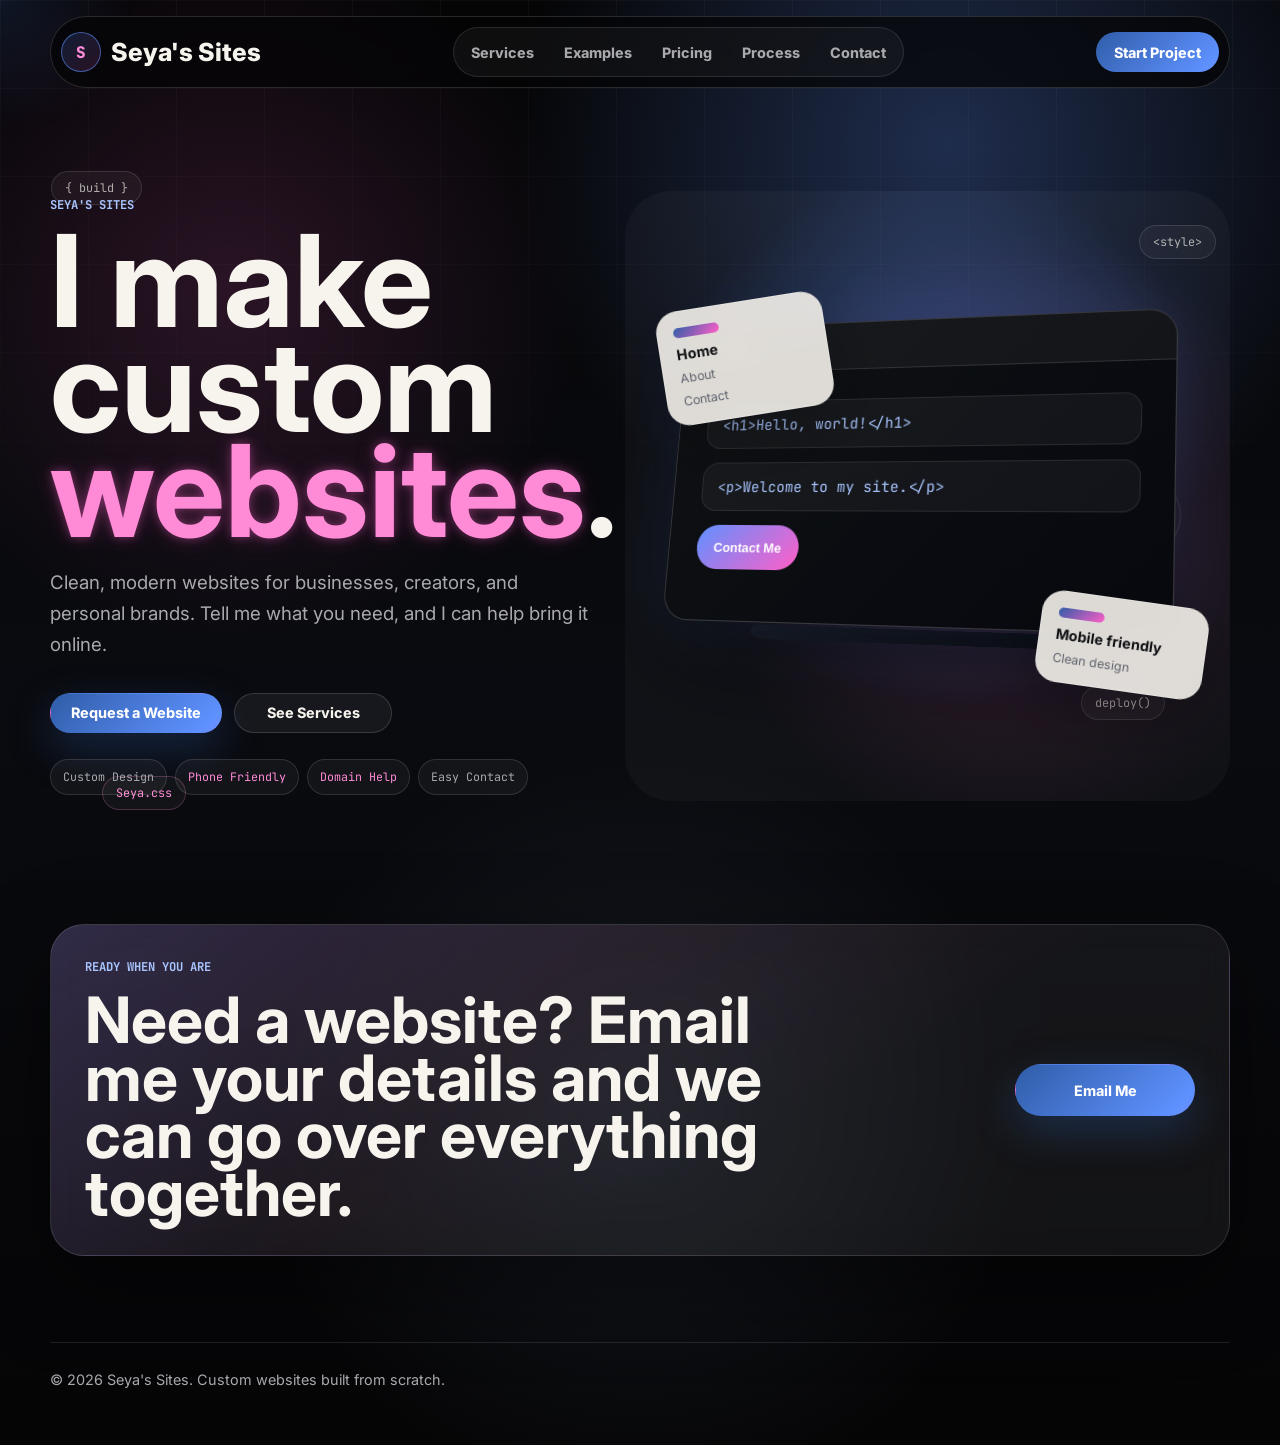
<file: index.html>
<!DOCTYPE html>
<html lang="en">
  <head>
    <meta charset="UTF-8" />
    <meta name="viewport" content="width=device-width, initial-scale=1.0" />
    <title>Seya's Sites | Custom Website Design</title>
    <meta
      name="description"
      content="Seya's Sites creates custom websites for businesses, creators, and personal brands."
    />
    <meta property="og:title" content="Seya's Sites" />
    <meta
      property="og:description"
      content="Custom websites for businesses, creators, and personal brands."
    />
    <meta property="og:type" content="website" />
    <meta property="og:image" content="social-preview.svg" />
    <meta name="twitter:card" content="summary_large_image" />
    <meta name="twitter:title" content="Seya's Sites" />
    <meta
      name="twitter:description"
      content="Custom websites for businesses, creators, and personal brands."
    />
    <meta name="twitter:image" content="social-preview.svg" />
    <link rel="preconnect" href="https://fonts.googleapis.com" />
    <link rel="preconnect" href="https://fonts.gstatic.com" crossorigin />
    <link
      href="https://fonts.googleapis.com/css2?family=Inter:wght@400;500;600;700;800&family=JetBrains+Mono:wght@400;500;700&display=swap"
      rel="stylesheet"
    />
    <link rel="icon" type="image/svg+xml" href="favicon.svg" />
    <link rel="stylesheet" href="styles.css" />
  </head>
  <body>
    <div class="cursor-glow" aria-hidden="true"></div>
    <div class="floating-code" aria-hidden="true">
      <span class="float-chip chip-one">{ build }</span>
      <span class="float-chip chip-two">&lt;style&gt;</span>
      <span class="float-chip chip-three">deploy()</span>
      <span class="float-chip chip-four">Seya.css</span>
    </div>

    <div class="page-shell">
      <header class="site-header" data-reveal>
        <a class="brand" href="#home" aria-label="Home">
          <span class="brand-mark">S</span>
          <span class="brand-text">Seya's Sites</span>
        </a>

        <nav class="main-nav" aria-label="Primary navigation">
          <a href="services.html">Services</a>
          <a href="examples.html">Examples</a>
          <a href="pricing.html">Pricing</a>
          <a href="process.html">Process</a>
          <a href="contact.html">Contact</a>
        </nav>

        <a class="nav-cta" href="mailto:cosmenseya@yahoo.com?subject=Website%20Project%20Inquiry&body=Hi,%20I%20need%20a%20website.%0A%0ABrand/site%20name:%0AWhat%20my%20website%20is%20about:%0AColor%20scheme:%0APages/tabs%20I%20need:%0APhotos/logos/videos%20I%20want%20used:%0AExample%20links%20I%20like:%0AGitHub%20site%20or%20custom%20domain:%0AOther%20details:%0A">
          Start Project
        </a>
      </header>

      <main>
        <section class="hero" id="home">
          <div class="hero-content" data-reveal>
            <p class="eyebrow">Seya's Sites</p>
            <h1>I make custom <span class="pink-glow">websites</span>.</h1>
            <p class="hero-copy">
              Clean, modern websites for businesses, creators, and personal brands.
              Tell me what you need, and I can help bring it online.
            </p>

            <div class="hero-actions">
              <a class="button primary" href="mailto:cosmenseya@yahoo.com?subject=Website%20Project%20Inquiry">
                Request a Website
              </a>
              <a class="button secondary" href="services.html">See Services</a>
            </div>

            <div class="signal-row" aria-label="Service highlights">
              <span>Custom Design</span>
              <span>Phone Friendly</span>
              <span>Domain Help</span>
              <span>Easy Contact</span>
            </div>
          </div>

          <div class="code-panel three-d-showcase" data-reveal aria-label="Animated 3D website preview">
            <div class="orbit-ring ring-one"></div>
            <div class="orbit-ring ring-two"></div>
            <div class="floating-window window-back">
              <span></span>
              <strong>Home</strong>
              <em>About</em>
              <em>Contact</em>
            </div>
            <div class="device-3d">
              <div class="device-screen">
                <div class="panel-top">
                  <span></span>
                  <span></span>
                  <span></span>
                </div>
                <div class="screen-content">
                  <p class="screen-code">&lt;h1&gt;Hello, world!&lt;/h1&gt;</p>
                  <p class="screen-code">&lt;p&gt;Welcome to my site.&lt;/p&gt;</p>
                  <button type="button">Contact Me</button>
                </div>
              </div>
              <div class="device-base"></div>
            </div>
            <div class="floating-window window-front">
              <span></span>
              <strong>Mobile friendly</strong>
              <em>Clean design</em>
            </div>
          </div>
        </section>

        <section class="contact-section home-contact" id="contact" data-reveal>
          <div>
            <p class="eyebrow">Ready when you are</p>
            <h2>Need a website? Email me your details and we can go over everything together.</h2>
          </div>
          <a class="button primary large" href="mailto:cosmenseya@yahoo.com?subject=Website%20Project%20Inquiry&body=Hi,%20I%20need%20a%20website.%0A%0ABrand/site%20name:%0AWhat%20my%20website%20is%20about:%0AColor%20scheme:%0APages/tabs%20I%20need:%0APhotos/logos/videos%20I%20want%20used:%0AExample%20links%20I%20like:%0AGitHub%20site%20or%20custom%20domain:%0AOther%20details:%0A">
            Email Me
          </a>
        </section>
      </main>
    </div>

    <footer class="site-footer">
      <p>&copy; <span id="year"></span> Seya's Sites. Custom websites built from scratch.</p>
    </footer>

    <script src="script.js"></script>
  </body>
</html>
</file>
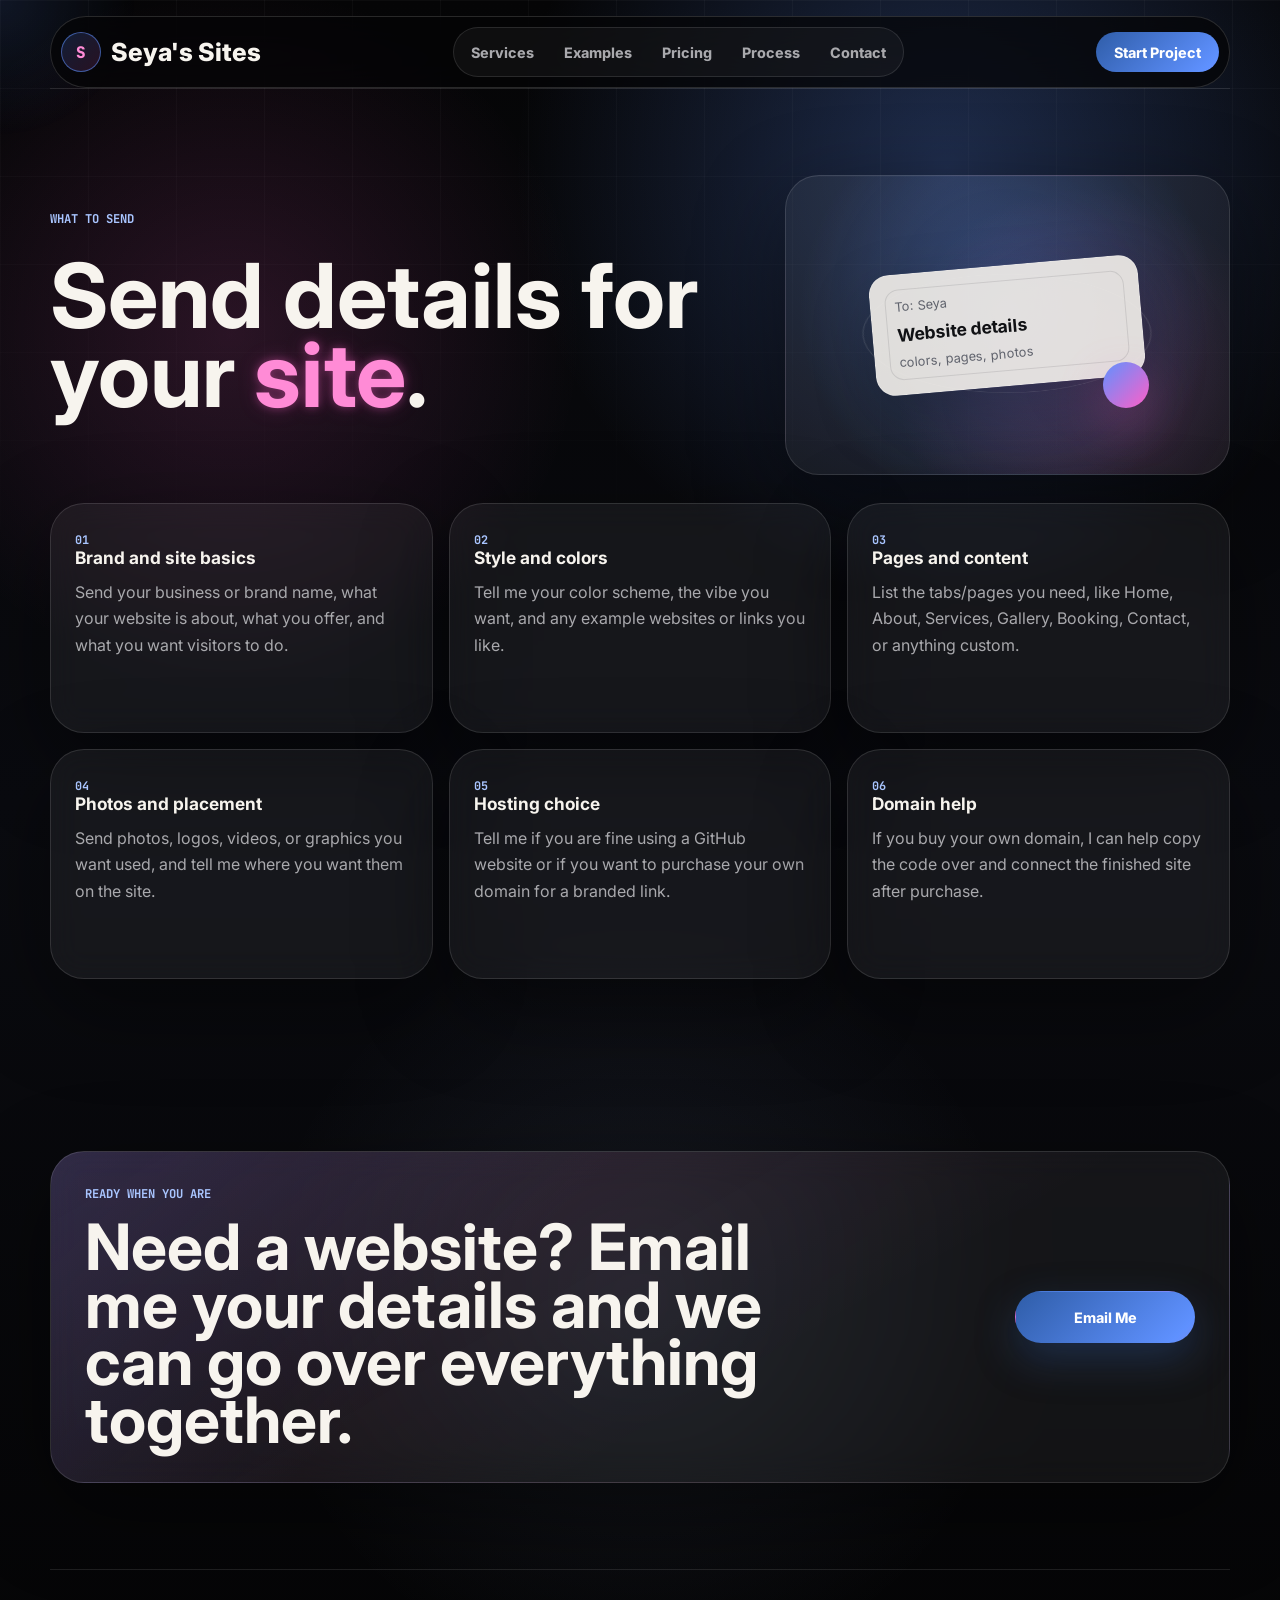
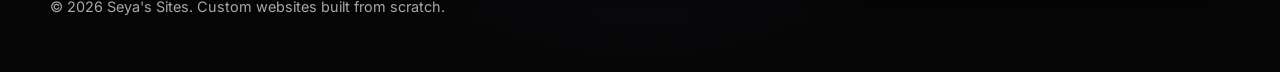
<file: contact.html>
<!DOCTYPE html>
<html lang="en">
  <head>
    <meta charset="UTF-8" />
    <meta name="viewport" content="width=device-width, initial-scale=1.0" />
    <title>Contact | Seya's Sites</title>
    <meta name="description" content="Contact Seya's Sites for a custom website." />
    <link rel="preconnect" href="https://fonts.googleapis.com" />
    <link rel="preconnect" href="https://fonts.gstatic.com" crossorigin />
    <link href="https://fonts.googleapis.com/css2?family=Inter:wght@400;500;600;700;800&family=JetBrains+Mono:wght@400;500;700&display=swap" rel="stylesheet" />
    <link rel="icon" type="image/svg+xml" href="favicon.svg" />
    <link rel="stylesheet" href="styles.css" />
  </head>
  <body>
    <div class="cursor-glow" aria-hidden="true"></div>
    <div class="page-shell">
      <header class="site-header" data-reveal>
        <a class="brand" href="index.html" aria-label="Home"><span class="brand-mark">S</span><span class="brand-text">Seya's Sites</span></a>
        <nav class="main-nav" aria-label="Primary navigation">
          <a href="services.html">Services</a><a href="examples.html">Examples</a><a href="pricing.html">Pricing</a><a href="process.html">Process</a><a href="contact.html">Contact</a>
        </nav>
        <a class="nav-cta" href="mailto:cosmenseya@yahoo.com?subject=Website%20Project%20Inquiry&body=Hi,%20I%20need%20a%20website.%0A%0ABrand/site%20name:%0AWhat%20my%20website%20is%20about:%0AColor%20scheme:%0APages/tabs%20I%20need:%0APhotos/logos/videos%20I%20want%20used:%0AExample%20links%20I%20like:%0AGitHub%20site%20or%20custom%20domain:%0AOther%20details:%0A">Start Project</a>
      </header>

      <main class="subpage">
        <section class="section details-section split-page-hero">
          <div class="section-heading" data-reveal>
            <p class="eyebrow">What to send</p>
            <h1>Send details for your <span class="pink-glow">site</span>.</h1>
          </div>

          <div class="mini-visual contact-visual" data-reveal aria-hidden="true">
            <div class="mail-card">
              <span>To: Seya</span>
              <strong>Website details</strong>
              <em>colors, pages, photos</em>
            </div>
            <div class="send-dot"></div>
          </div>

          <div class="details-grid">
            <article class="detail-card" data-reveal><span>01</span><h3>Brand and site basics</h3><p>Send your business or brand name, what your website is about, what you offer, and what you want visitors to do.</p></article>
            <article class="detail-card" data-reveal><span>02</span><h3>Style and colors</h3><p>Tell me your color scheme, the vibe you want, and any example websites or links you like.</p></article>
            <article class="detail-card" data-reveal><span>03</span><h3>Pages and content</h3><p>List the tabs/pages you need, like Home, About, Services, Gallery, Booking, Contact, or anything custom.</p></article>
            <article class="detail-card" data-reveal><span>04</span><h3>Photos and placement</h3><p>Send photos, logos, videos, or graphics you want used, and tell me where you want them on the site.</p></article>
            <article class="detail-card" data-reveal><span>05</span><h3>Hosting choice</h3><p>Tell me if you are fine using a GitHub website or if you want to purchase your own domain for a branded link.</p></article>
            <article class="detail-card" data-reveal><span>06</span><h3>Domain help</h3><p>If you buy your own domain, I can help copy the code over and connect the finished site after purchase.</p></article>
          </div>
        </section>

        <section class="contact-section" data-reveal>
          <div>
            <p class="eyebrow">Ready when you are</p>
            <h2>Need a website? Email me your details and we can go over everything together.</h2>
          </div>
          <a class="button primary large" href="mailto:cosmenseya@yahoo.com?subject=Website%20Project%20Inquiry&body=Hi,%20I%20need%20a%20website.%0A%0ABrand/site%20name:%0AWhat%20my%20website%20is%20about:%0AColor%20scheme:%0APages/tabs%20I%20need:%0APhotos/logos/videos%20I%20want%20used:%0AExample%20links%20I%20like:%0AGitHub%20site%20or%20custom%20domain:%0AOther%20details:%0A">Email Me</a>
        </section>
      </main>
    </div>

    <footer class="site-footer"><p>&copy; <span id="year"></span> Seya's Sites. Custom websites built from scratch.</p></footer>
    <script src="script.js"></script>
  </body>
</html>
</file>
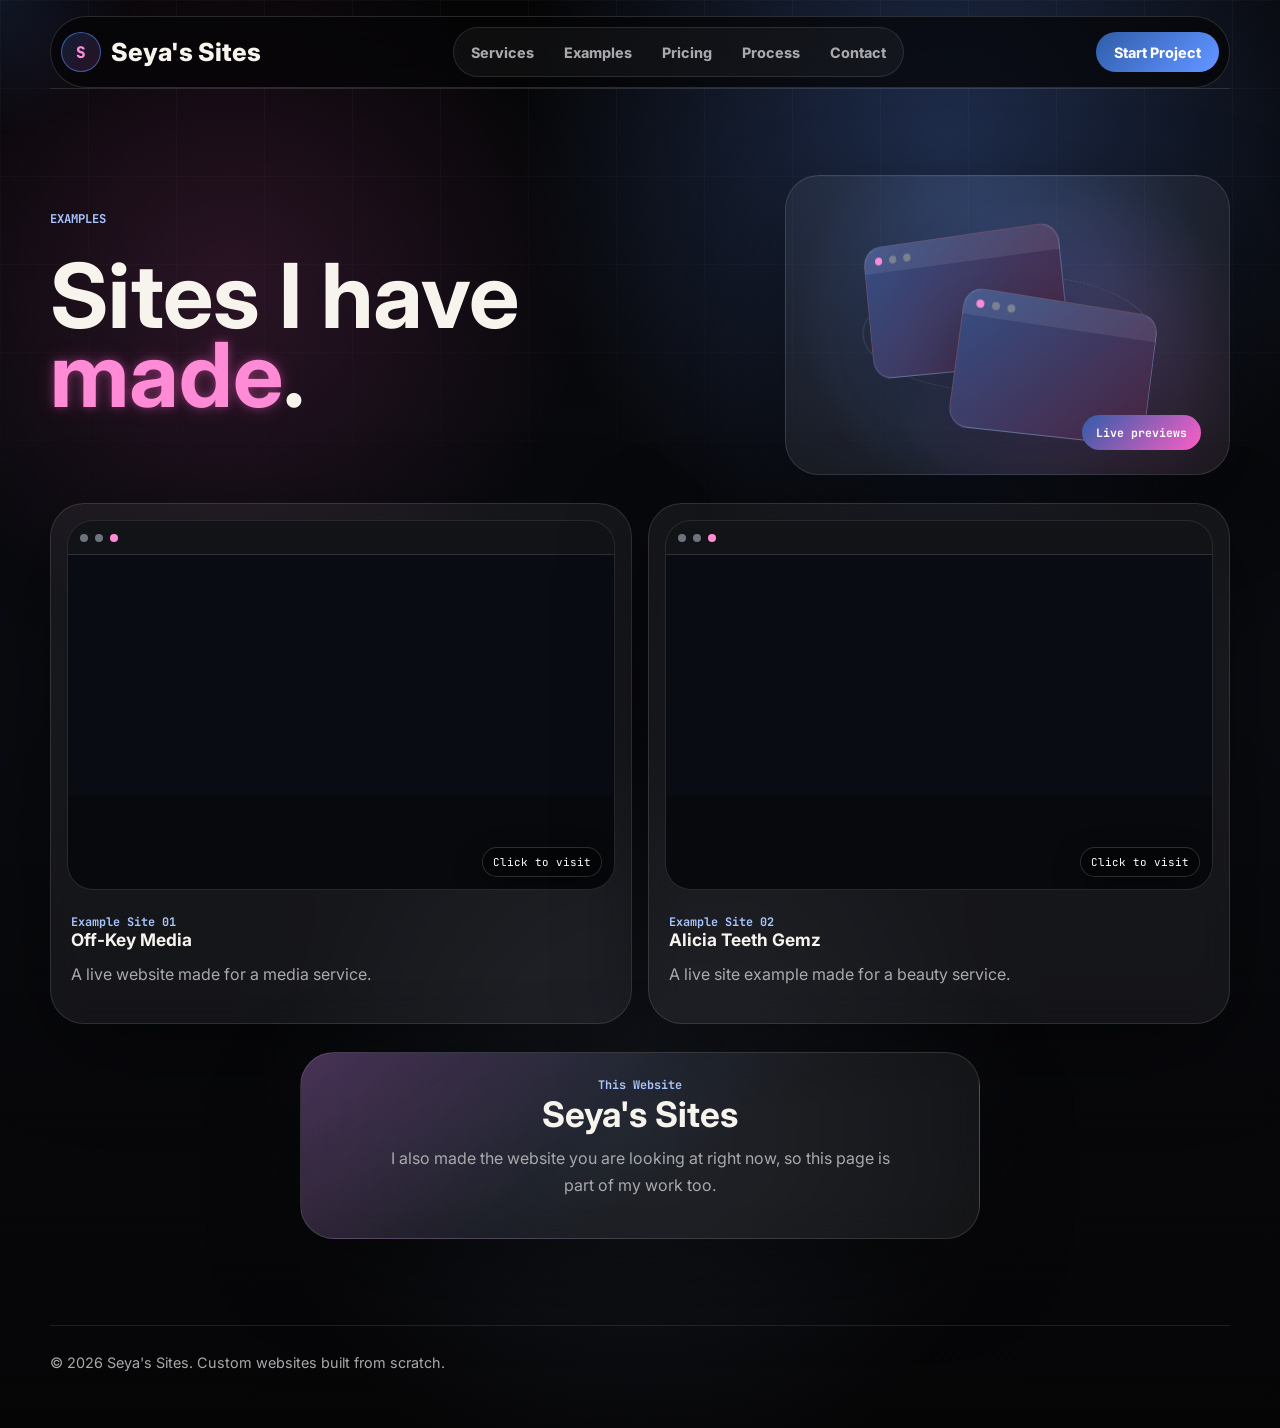
<file: examples.html>
<!DOCTYPE html>
<html lang="en">
  <head>
    <meta charset="UTF-8" />
    <meta name="viewport" content="width=device-width, initial-scale=1.0" />
    <title>Examples | Seya's Sites</title>
    <meta name="description" content="Examples of websites made by Seya's Sites." />
    <link rel="preconnect" href="https://fonts.googleapis.com" />
    <link rel="preconnect" href="https://fonts.gstatic.com" crossorigin />
    <link href="https://fonts.googleapis.com/css2?family=Inter:wght@400;500;600;700;800&family=JetBrains+Mono:wght@400;500;700&display=swap" rel="stylesheet" />
    <link rel="icon" type="image/svg+xml" href="favicon.svg" />
    <link rel="stylesheet" href="styles.css" />
  </head>
  <body>
    <div class="cursor-glow" aria-hidden="true"></div>
    <div class="page-shell">
      <header class="site-header" data-reveal>
        <a class="brand" href="index.html" aria-label="Home">
          <span class="brand-mark">S</span>
          <span class="brand-text">Seya's Sites</span>
        </a>
        <nav class="main-nav" aria-label="Primary navigation">
          <a href="services.html">Services</a>
          <a href="examples.html">Examples</a>
          <a href="pricing.html">Pricing</a>
          <a href="process.html">Process</a>
          <a href="contact.html">Contact</a>
        </nav>
        <a class="nav-cta" href="mailto:cosmenseya@yahoo.com?subject=Website%20Project%20Inquiry&body=Hi,%20I%20need%20a%20website.%0A%0ABrand/site%20name:%0AWhat%20my%20website%20is%20about:%0AColor%20scheme:%0APages/tabs%20I%20need:%0APhotos/logos/videos%20I%20want%20used:%0AExample%20links%20I%20like:%0AGitHub%20site%20or%20custom%20domain:%0AOther%20details:%0A">Start Project</a>
      </header>

      <main class="subpage">
        <section class="section examples-section split-page-hero">
          <div class="section-heading" data-reveal>
            <p class="eyebrow">Examples</p>
            <h1>Sites I have <span class="pink-glow">made</span>.</h1>
          </div>

          <div class="mini-visual examples-visual" data-reveal aria-hidden="true">
            <div class="mini-browser browser-one"></div>
            <div class="mini-browser browser-two"></div>
            <div class="mini-badge">Live previews</div>
          </div>

          <div class="example-grid">
            <a class="example-card example-one" href="https://www.off-keymedia.com/" target="_blank" rel="noopener" data-reveal>
              <div class="browser-preview live-preview">
                <div class="browser-bar"><span></span><span></span><span></span></div>
                <iframe title="Off-Key Media website preview" src="https://www.off-keymedia.com/" loading="lazy"></iframe>
                <span class="visit-badge">Click to visit</span>
              </div>
              <div class="example-copy">
                <span class="card-kicker">Example Site 01</span>
                <h3>Off-Key Media</h3>
                <p>A live website made for a media service.</p>
              </div>
            </a>

            <a class="example-card example-two" href="https://sitewebpixel.github.io/AliciaTeethGemz/" target="_blank" rel="noopener" data-reveal>
              <div class="browser-preview live-preview">
                <div class="browser-bar"><span></span><span></span><span></span></div>
                <iframe title="Alicia Teeth Gemz website preview" src="https://sitewebpixel.github.io/AliciaTeethGemz/" loading="lazy"></iframe>
                <span class="visit-badge">Click to visit</span>
              </div>
              <div class="example-copy">
                <span class="card-kicker">Example Site 02</span>
                <h3>Alicia Teeth Gemz</h3>
                <p>A live site example made for a beauty service.</p>
              </div>
            </a>

            <article class="example-note" data-reveal>
              <span class="card-kicker">This Website</span>
              <h3>Seya's Sites</h3>
              <p>I also made the website you are looking at right now, so this page is part of my work too.</p>
            </article>
          </div>
        </section>
      </main>
    </div>

    <footer class="site-footer">
      <p>&copy; <span id="year"></span> Seya's Sites. Custom websites built from scratch.</p>
    </footer>
    <script src="script.js"></script>
  </body>
</html>
</file>
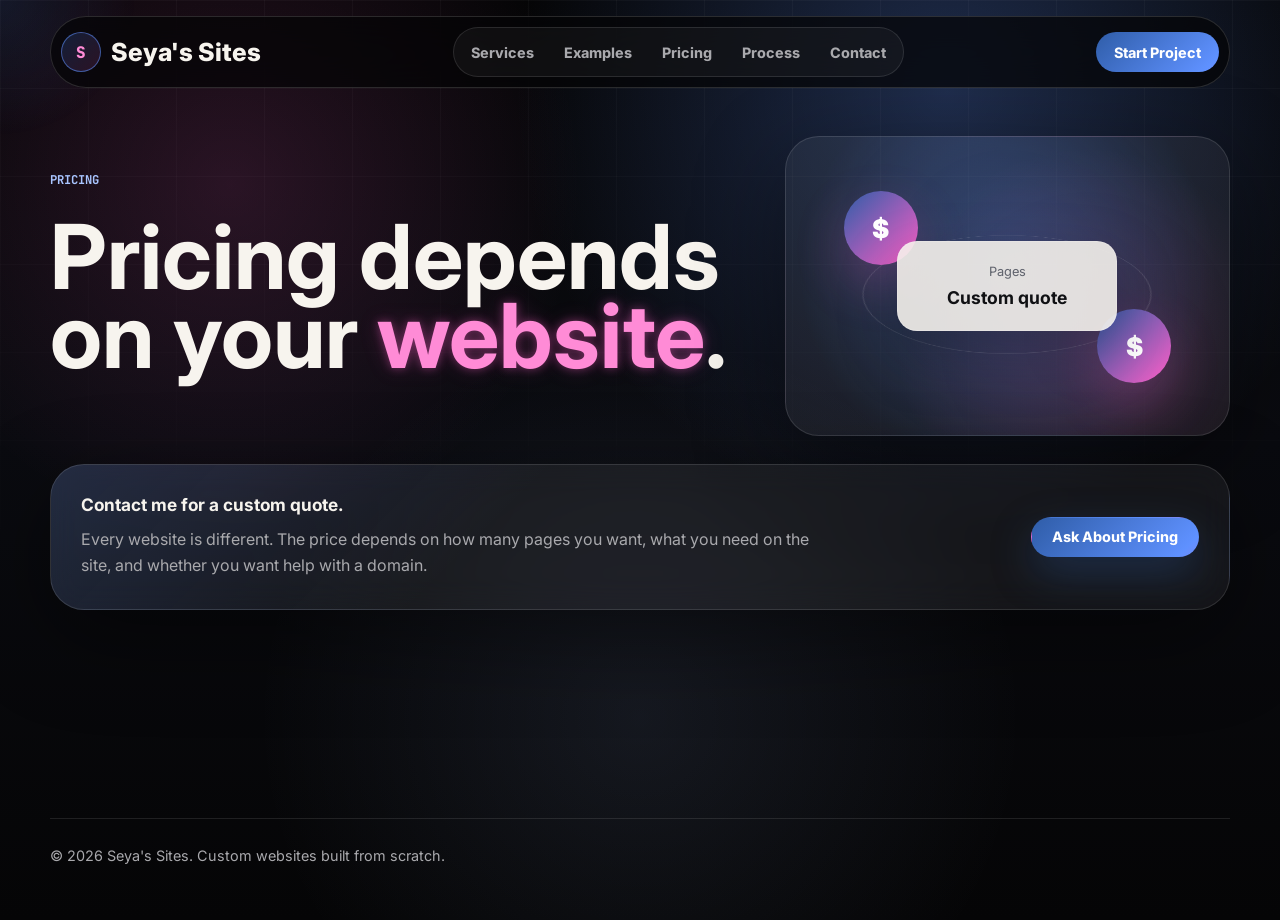
<file: pricing.html>
<!DOCTYPE html>
<html lang="en">
  <head>
    <meta charset="UTF-8" />
    <meta name="viewport" content="width=device-width, initial-scale=1.0" />
    <title>Pricing | Seya's Sites</title>
    <meta name="description" content="Contact Seya's Sites for custom website pricing." />
    <link rel="preconnect" href="https://fonts.googleapis.com" />
    <link rel="preconnect" href="https://fonts.gstatic.com" crossorigin />
    <link href="https://fonts.googleapis.com/css2?family=Inter:wght@400;500;600;700;800&family=JetBrains+Mono:wght@400;500;700&display=swap" rel="stylesheet" />
    <link rel="icon" type="image/svg+xml" href="favicon.svg" />
    <link rel="stylesheet" href="styles.css" />
  </head>
  <body>
    <div class="cursor-glow" aria-hidden="true"></div>
    <div class="page-shell">
      <header class="site-header" data-reveal>
        <a class="brand" href="index.html" aria-label="Home"><span class="brand-mark">S</span><span class="brand-text">Seya's Sites</span></a>
        <nav class="main-nav" aria-label="Primary navigation">
          <a href="services.html">Services</a><a href="examples.html">Examples</a><a href="pricing.html">Pricing</a><a href="process.html">Process</a><a href="contact.html">Contact</a>
        </nav>
        <a class="nav-cta" href="mailto:cosmenseya@yahoo.com?subject=Website%20Project%20Inquiry&body=Hi,%20I%20need%20a%20website.%0A%0ABrand/site%20name:%0AWhat%20my%20website%20is%20about:%0AColor%20scheme:%0APages/tabs%20I%20need:%0APhotos/logos/videos%20I%20want%20used:%0AExample%20links%20I%20like:%0AGitHub%20site%20or%20custom%20domain:%0AOther%20details:%0A">Start Project</a>
      </header>

      <main class="subpage">
        <section class="section pricing-section split-page-hero">
          <div class="section-heading" data-reveal>
            <p class="eyebrow">Pricing</p>
            <h1>Pricing depends on your <span class="pink-glow">website</span>.</h1>
          </div>

          <div class="mini-visual pricing-visual" data-reveal aria-hidden="true">
            <div class="price-coin coin-a">$</div>
            <div class="price-coin coin-b">$</div>
            <div class="quote-card">
              <span>Pages</span>
              <strong>Custom quote</strong>
            </div>
          </div>

          <div class="pricing-panel" data-reveal>
            <div>
              <h3>Contact me for a custom quote.</h3>
              <p>Every website is different. The price depends on how many pages you want, what you need on the site, and whether you want help with a domain.</p>
            </div>
            <a class="button primary" href="mailto:cosmenseya@yahoo.com?subject=Website%20Pricing%20Question&body=Hi,%20I%20want%20to%20ask%20about%20pricing%20for%20a%20website.%20Here%20are%20the%20tabs/pages%20I%20need:%20">Ask About Pricing</a>
          </div>
        </section>
      </main>
    </div>

    <footer class="site-footer"><p>&copy; <span id="year"></span> Seya's Sites. Custom websites built from scratch.</p></footer>
    <script src="script.js"></script>
  </body>
</html>
</file>
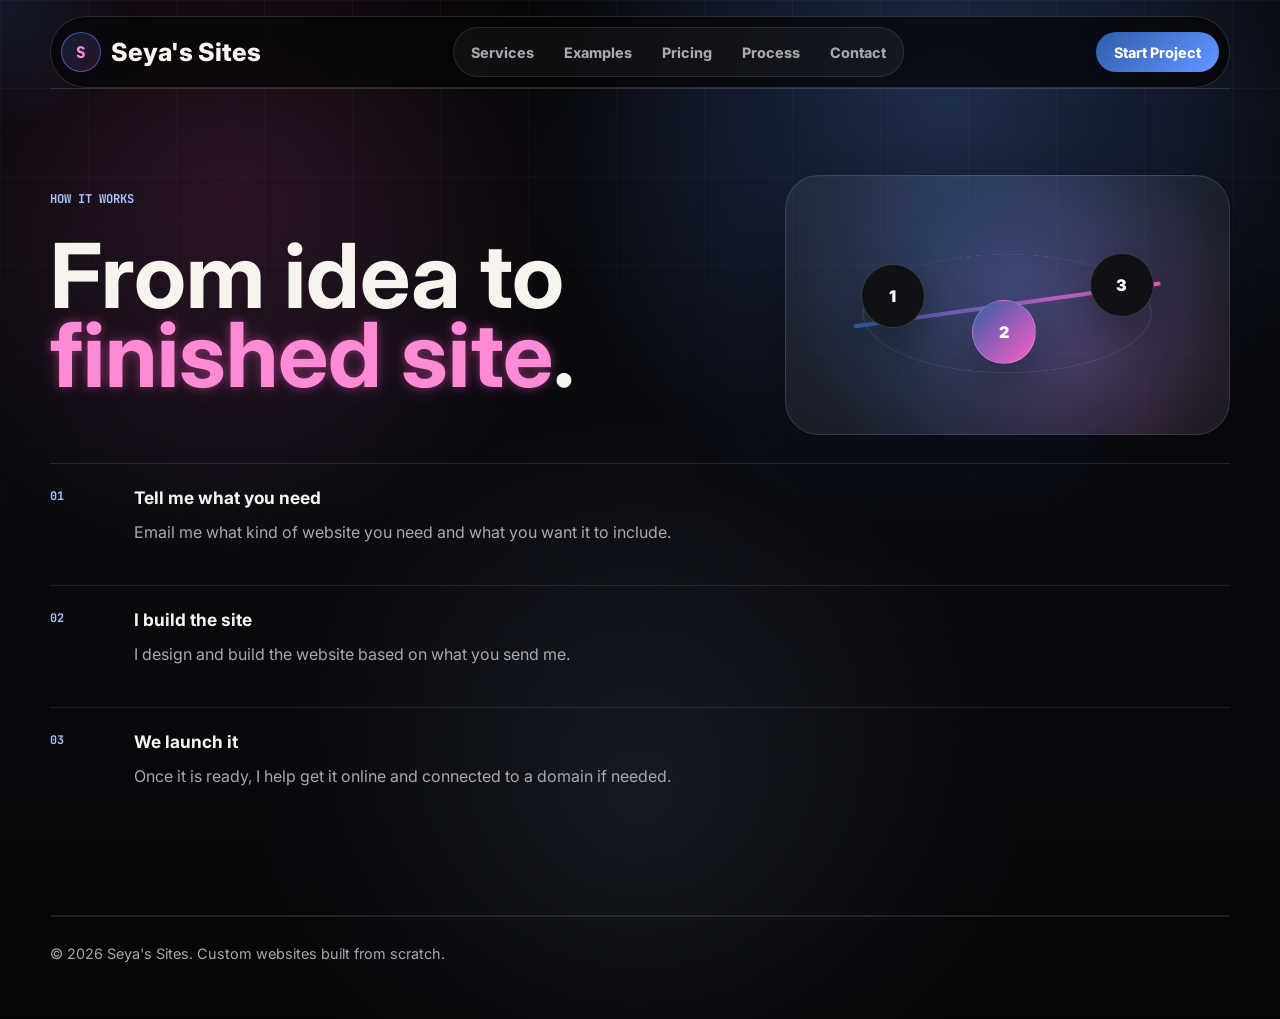
<file: process.html>
<!DOCTYPE html>
<html lang="en">
  <head>
    <meta charset="UTF-8" />
    <meta name="viewport" content="width=device-width, initial-scale=1.0" />
    <title>Process | Seya's Sites</title>
    <meta name="description" content="How Seya's Sites builds custom websites." />
    <link rel="preconnect" href="https://fonts.googleapis.com" />
    <link rel="preconnect" href="https://fonts.gstatic.com" crossorigin />
    <link href="https://fonts.googleapis.com/css2?family=Inter:wght@400;500;600;700;800&family=JetBrains+Mono:wght@400;500;700&display=swap" rel="stylesheet" />
    <link rel="icon" type="image/svg+xml" href="favicon.svg" />
    <link rel="stylesheet" href="styles.css" />
  </head>
  <body>
    <div class="cursor-glow" aria-hidden="true"></div>
    <div class="page-shell">
      <header class="site-header" data-reveal>
        <a class="brand" href="index.html" aria-label="Home"><span class="brand-mark">S</span><span class="brand-text">Seya's Sites</span></a>
        <nav class="main-nav" aria-label="Primary navigation">
          <a href="services.html">Services</a><a href="examples.html">Examples</a><a href="pricing.html">Pricing</a><a href="process.html">Process</a><a href="contact.html">Contact</a>
        </nav>
        <a class="nav-cta" href="mailto:cosmenseya@yahoo.com?subject=Website%20Project%20Inquiry&body=Hi,%20I%20need%20a%20website.%0A%0ABrand/site%20name:%0AWhat%20my%20website%20is%20about:%0AColor%20scheme:%0APages/tabs%20I%20need:%0APhotos/logos/videos%20I%20want%20used:%0AExample%20links%20I%20like:%0AGitHub%20site%20or%20custom%20domain:%0AOther%20details:%0A">Start Project</a>
      </header>

      <main class="subpage">
        <section class="section process-section split-page-hero">
          <div class="section-heading" data-reveal>
            <p class="eyebrow">How it works</p>
            <h1>From idea to <span class="pink-glow">finished site</span>.</h1>
          </div>

          <div class="mini-visual process-visual" data-reveal aria-hidden="true">
            <div class="step-node node-one">1</div>
            <div class="step-node node-two">2</div>
            <div class="step-node node-three">3</div>
            <div class="step-line"></div>
          </div>

          <div class="process-list">
            <div class="process-item" data-reveal><span>01</span><div><h3>Tell me what you need</h3><p>Email me what kind of website you need and what you want it to include.</p></div></div>
            <div class="process-item" data-reveal><span>02</span><div><h3>I build the site</h3><p>I design and build the website based on what you send me.</p></div></div>
            <div class="process-item" data-reveal><span>03</span><div><h3>We launch it</h3><p>Once it is ready, I help get it online and connected to a domain if needed.</p></div></div>
          </div>
        </section>
      </main>
    </div>

    <footer class="site-footer"><p>&copy; <span id="year"></span> Seya's Sites. Custom websites built from scratch.</p></footer>
    <script src="script.js"></script>
  </body>
</html>
</file>
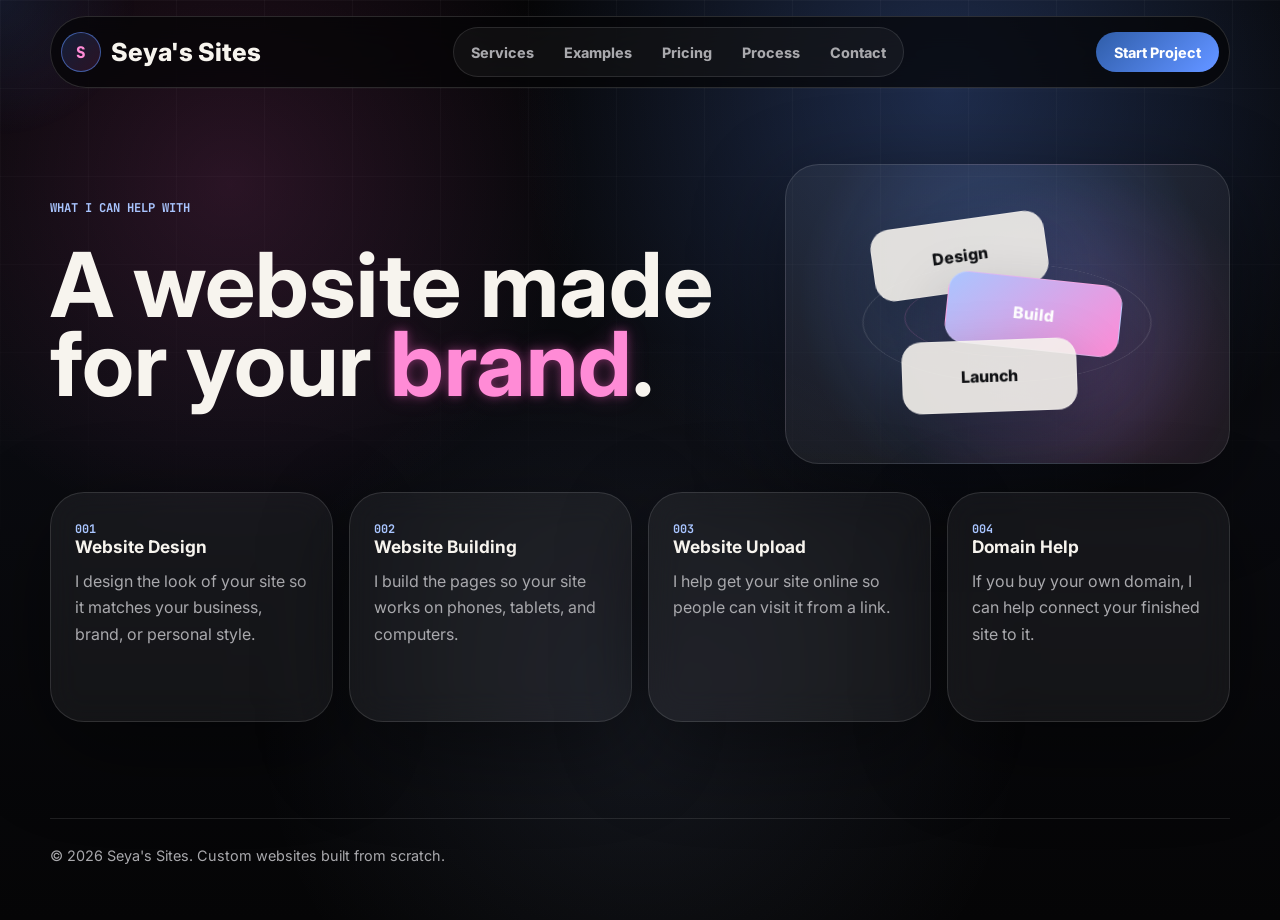
<file: services.html>
<!DOCTYPE html>
<html lang="en">
  <head>
    <meta charset="UTF-8" />
    <meta name="viewport" content="width=device-width, initial-scale=1.0" />
    <title>Services | Seya's Sites</title>
    <meta name="description" content="Website services from Seya's Sites." />
    <link rel="preconnect" href="https://fonts.googleapis.com" />
    <link rel="preconnect" href="https://fonts.gstatic.com" crossorigin />
    <link href="https://fonts.googleapis.com/css2?family=Inter:wght@400;500;600;700;800&family=JetBrains+Mono:wght@400;500;700&display=swap" rel="stylesheet" />
    <link rel="icon" type="image/svg+xml" href="favicon.svg" />
    <link rel="stylesheet" href="styles.css" />
  </head>
  <body>
    <div class="cursor-glow" aria-hidden="true"></div>
    <div class="page-shell">
      <header class="site-header" data-reveal>
        <a class="brand" href="index.html" aria-label="Home">
          <span class="brand-mark">S</span>
          <span class="brand-text">Seya's Sites</span>
        </a>
        <nav class="main-nav" aria-label="Primary navigation">
          <a href="services.html">Services</a>
          <a href="examples.html">Examples</a>
          <a href="pricing.html">Pricing</a>
          <a href="process.html">Process</a>
          <a href="contact.html">Contact</a>
        </nav>
        <a class="nav-cta" href="mailto:cosmenseya@yahoo.com?subject=Website%20Project%20Inquiry&body=Hi,%20I%20need%20a%20website.%0A%0ABrand/site%20name:%0AWhat%20my%20website%20is%20about:%0AColor%20scheme:%0APages/tabs%20I%20need:%0APhotos/logos/videos%20I%20want%20used:%0AExample%20links%20I%20like:%0AGitHub%20site%20or%20custom%20domain:%0AOther%20details:%0A">Start Project</a>
      </header>

      <main class="subpage">
        <section class="section page-hero split-page-hero">
          <div class="section-heading" data-reveal>
            <p class="eyebrow">What I can help with</p>
            <h1>A website made for your <span class="pink-glow">brand</span>.</h1>
          </div>

          <div class="mini-visual services-visual" data-reveal aria-hidden="true">
            <div class="mini-orbit"></div>
            <div class="stack-card card-a"><span>Design</span></div>
            <div class="stack-card card-b"><span>Build</span></div>
            <div class="stack-card card-c"><span>Launch</span></div>
          </div>

          <div class="services-grid">
            <article class="service-card" data-reveal>
              <span>001</span>
              <h3>Website Design</h3>
              <p>I design the look of your site so it matches your business, brand, or personal style.</p>
            </article>
            <article class="service-card" data-reveal>
              <span>002</span>
              <h3>Website Building</h3>
              <p>I build the pages so your site works on phones, tablets, and computers.</p>
            </article>
            <article class="service-card" data-reveal>
              <span>003</span>
              <h3>Website Upload</h3>
              <p>I help get your site online so people can visit it from a link.</p>
            </article>
            <article class="service-card" data-reveal>
              <span>004</span>
              <h3>Domain Help</h3>
              <p>If you buy your own domain, I can help connect your finished site to it.</p>
            </article>
          </div>
        </section>
      </main>
    </div>

    <footer class="site-footer">
      <p>&copy; <span id="year"></span> Seya's Sites. Custom websites built from scratch.</p>
    </footer>
    <script src="script.js"></script>
  </body>
</html>
</file>
<file: styles.css>
:root {
  --bg: #050506;
  --paper: #f4f1eb;
  --ink: #f7f4ee;
  --dark-ink: #101114;
  --muted: #a9a9ad;
  --muted-dark: #5f626c;
  --line: rgba(255, 255, 255, 0.12);
  --line-dark: rgba(16, 17, 20, 0.12);
  --blue: #2f5da8;
  --blue-bright: #5f91ff;
  --blue-soft: #a9c5ff;
  --pink: #ff8bd6;
  --pink-hot: #ff5fc8;
  --white: #ffffff;
  --radius-xl: 34px;
  --radius-lg: 26px;
  --radius-md: 18px;
  --shadow: 0 28px 90px rgba(0, 0, 0, 0.42);
}

* {
  box-sizing: border-box;
}

html {
  scroll-behavior: smooth;
}

body {
  margin: 0;
  min-height: 100vh;
  color: var(--ink);
  background:
    radial-gradient(circle at 74% 10%, rgba(95, 145, 255, 0.28), transparent 27rem),
    radial-gradient(circle at 18% 20%, rgba(255, 95, 200, 0.14), transparent 22rem),
    radial-gradient(circle at 50% 78%, rgba(169, 197, 255, 0.09), transparent 24rem),
    linear-gradient(180deg, #050506 0%, #0a0b10 48%, #050506 100%);
  font-family: "Inter", system-ui, -apple-system, BlinkMacSystemFont, "Segoe UI", sans-serif;
  letter-spacing: 0;
}

body::before {
  position: fixed;
  inset: 0;
  z-index: -1;
  pointer-events: none;
  content: "";
  background:
    linear-gradient(rgba(255, 255, 255, 0.03) 1px, transparent 1px),
    linear-gradient(90deg, rgba(255, 255, 255, 0.03) 1px, transparent 1px);
  background-size: 88px 88px;
  mask-image: linear-gradient(to bottom, black, transparent 72%);
}

a {
  color: inherit;
  text-decoration: none;
}

.cursor-glow {
  position: fixed;
  top: 0;
  left: 0;
  z-index: 0;
  width: 280px;
  height: 280px;
  border-radius: 50%;
  pointer-events: none;
  background: radial-gradient(circle, rgba(95, 145, 255, 0.18), transparent 70%);
  opacity: 0.72;
  transform: translate3d(-50%, -50%, 0);
  transition: opacity 250ms ease;
}

.floating-code {
  position: fixed;
  inset: 0;
  z-index: 0;
  overflow: hidden;
  pointer-events: none;
}

.float-chip {
  position: absolute;
  display: inline-flex;
  min-height: 34px;
  align-items: center;
  padding: 0 13px;
  border: 1px solid rgba(255, 255, 255, 0.12);
  border-radius: 999px;
  color: rgba(247, 244, 238, 0.68);
  background: rgba(255, 255, 255, 0.045);
  backdrop-filter: blur(12px);
  font-family: "JetBrains Mono", monospace;
  font-size: 0.74rem;
  animation: floatCode 10s ease-in-out infinite;
}

.chip-one {
  top: 19%;
  left: 4%;
}

.chip-two {
  top: 25%;
  right: 5%;
  animation-delay: -2s;
}

.chip-three {
  right: 9%;
  bottom: 20%;
  animation-delay: -4s;
}

.chip-four {
  bottom: 10%;
  left: 8%;
  color: var(--pink);
  border-color: rgba(255, 139, 214, 0.24);
  animation-delay: -6s;
}

.page-shell,
.site-footer {
  position: relative;
  z-index: 1;
  width: min(1180px, calc(100% - 32px));
  margin: 0 auto;
}

.site-header {
  position: sticky;
  top: 16px;
  z-index: 10;
  display: flex;
  align-items: center;
  justify-content: space-between;
  gap: 16px;
  margin: 16px auto 0;
  padding: 10px;
  border: 1px solid rgba(255, 255, 255, 0.14);
  border-radius: 999px;
  background: rgba(5, 5, 6, 0.72);
  backdrop-filter: blur(18px);
}

.brand,
.main-nav,
.hero-actions,
.signal-row,
.panel-top,
.pricing-panel,
.contact-section {
  display: flex;
  align-items: center;
}

.brand {
  gap: 10px;
  font-weight: 800;
}

.brand-mark {
  display: grid;
  width: 40px;
  height: 40px;
  place-items: center;
  border: 1px solid rgba(95, 145, 255, 0.54);
  border-radius: 50%;
  color: var(--pink);
  background: linear-gradient(135deg, rgba(47, 93, 168, 0.28), rgba(255, 95, 200, 0.14));
  font-family: "JetBrains Mono", monospace;
}

.brand-text {
  font-size: clamp(1.16rem, 2vw, 1.56rem);
  white-space: nowrap;
}

.main-nav {
  gap: 4px;
  padding: 4px;
  border: 1px solid rgba(255, 255, 255, 0.11);
  border-radius: 999px;
  background: rgba(255, 255, 255, 0.045);
}

.main-nav a,
.nav-cta,
.button {
  display: inline-flex;
  min-height: 40px;
  align-items: center;
  justify-content: center;
  border-radius: 999px;
  font-size: 0.9rem;
  font-weight: 750;
}

.main-nav a {
  padding: 0 13px;
  color: var(--muted);
}

.main-nav a:hover {
  color: var(--white);
  background: rgba(255, 255, 255, 0.08);
}

.nav-cta {
  padding: 0 18px;
  color: var(--white);
  background: linear-gradient(135deg, var(--blue), var(--blue-bright), var(--pink-hot));
  background-size: 180% 180%;
  animation: buttonGlow 7s ease-in-out infinite;
}

.hero {
  display: grid;
  grid-template-columns: minmax(0, 0.95fr) minmax(360px, 1.05fr);
  gap: 28px;
  align-items: center;
  min-height: calc(100vh - 92px);
  padding: 56px 0 48px;
}

.hero-content {
  position: relative;
  z-index: 2;
}

.eyebrow {
  margin: 0 0 16px;
  color: var(--blue-soft);
  font-family: "JetBrains Mono", monospace;
  font-size: 0.76rem;
  font-weight: 700;
  text-transform: uppercase;
}

h1,
h2,
h3,
p {
  margin-top: 0;
}

h1 {
  max-width: 820px;
  margin-bottom: 24px;
  font-size: clamp(4.4rem, 10vw, 9.2rem);
  line-height: 0.82;
}

h2 {
  margin-bottom: 0;
  font-size: clamp(2.5rem, 5vw, 5.4rem);
  line-height: 0.9;
}

h3 {
  margin-bottom: 10px;
  font-size: 1.08rem;
  line-height: 1.2;
}

.pink-glow {
  color: var(--pink);
  text-shadow:
    0 0 10px rgba(255, 95, 200, 0.38),
    0 0 22px rgba(255, 95, 200, 0.18);
}

.hero-copy {
  max-width: 560px;
  color: var(--muted);
  font-size: clamp(1rem, 1.7vw, 1.17rem);
  line-height: 1.65;
}

.hero-actions {
  flex-wrap: wrap;
  gap: 12px;
  margin: 32px 0 26px;
}

.button {
  min-width: 158px;
  padding: 0 20px;
  border: 1px solid transparent;
}

.button.primary {
  color: var(--white);
  background: linear-gradient(135deg, var(--blue), var(--blue-bright), var(--pink-hot));
  background-size: 180% 180%;
  box-shadow: 0 16px 42px rgba(47, 93, 168, 0.34);
  animation: buttonGlow 7s ease-in-out infinite;
}

.button.secondary {
  border-color: rgba(255, 255, 255, 0.14);
  color: var(--ink);
  background: rgba(255, 255, 255, 0.055);
}

.button.large {
  min-width: 180px;
  min-height: 52px;
}

.nav-cta,
.button,
.service-card,
.example-card,
.example-note,
.pricing-panel,
.detail-card,
.contact-section {
  transition: transform 220ms ease, border-color 220ms ease, box-shadow 220ms ease;
}

.nav-cta:hover,
.button:hover,
.service-card:hover,
.example-card:hover,
.example-note:hover,
.pricing-panel:hover,
.detail-card:hover {
  transform: translateY(-3px);
}

.signal-row {
  flex-wrap: wrap;
  gap: 8px;
}

.signal-row span {
  padding: 9px 12px;
  border: 1px solid rgba(255, 255, 255, 0.12);
  border-radius: 999px;
  color: var(--muted);
  background: rgba(255, 255, 255, 0.045);
  font-family: "JetBrains Mono", monospace;
  font-size: 0.73rem;
}

.signal-row span:nth-child(2),
.signal-row span:nth-child(3) {
  color: var(--pink);
}

.code-panel {
  position: relative;
  min-height: 610px;
}

.three-d-showcase {
  display: grid;
  place-items: center;
  overflow: hidden;
  border-radius: 46px;
  background:
    radial-gradient(circle at 52% 40%, rgba(95, 145, 255, 0.34), transparent 17rem),
    radial-gradient(circle at 64% 56%, rgba(255, 95, 200, 0.18), transparent 19rem),
    rgba(255, 255, 255, 0.03);
  perspective: 1200px;
}

.three-d-showcase::before {
  position: absolute;
  inset: 9%;
  content: "";
  border: 1px solid rgba(255, 255, 255, 0.12);
  border-radius: 50%;
  transform: rotateX(68deg) rotateZ(-12deg);
  animation: orbitGlow 9s ease-in-out infinite alternate;
}

.orbit-ring {
  position: absolute;
  width: 72%;
  max-width: 480px;
  aspect-ratio: 1;
  border: 1px solid rgba(155, 189, 255, 0.18);
  border-radius: 50%;
  transform: rotateX(68deg) rotateZ(0deg);
}

.ring-one {
  animation: ringSpin 15s linear infinite;
}

.ring-two {
  width: 55%;
  border-color: rgba(255, 139, 214, 0.18);
  animation: ringSpin 18s linear infinite reverse;
}

.device-3d {
  position: relative;
  z-index: 2;
  width: min(82%, 500px);
  transform-style: preserve-3d;
  animation: deviceFloat 6s ease-in-out infinite;
}

.device-screen {
  overflow: hidden;
  min-height: 300px;
  border: 1px solid rgba(255, 255, 255, 0.18);
  border-radius: 26px;
  background:
    linear-gradient(135deg, rgba(16, 17, 20, 0.94), rgba(7, 9, 14, 0.96)),
    #080a0f;
  box-shadow:
    0 36px 100px rgba(0, 0, 0, 0.48),
    0 0 80px rgba(95, 145, 255, 0.18);
  transform: rotateY(-16deg) rotateX(11deg) translateZ(60px);
}

.device-screen::after {
  position: absolute;
  inset: 0;
  pointer-events: none;
  content: "";
  background: linear-gradient(105deg, transparent, rgba(255, 255, 255, 0.13), transparent);
  transform: translateX(-100%);
  animation: screenSheen 4.5s ease-in-out infinite;
}

.panel-top {
  gap: 8px;
  min-height: 48px;
  padding: 0 18px;
  border-bottom: 1px solid rgba(255, 255, 255, 0.12);
  background: rgba(255, 255, 255, 0.04);
}

.panel-top span {
  width: 10px;
  height: 10px;
  border-radius: 50%;
  background: #6f7685;
}

.panel-top span:nth-child(3) {
  background: var(--pink);
}

.screen-content {
  display: grid;
  gap: 14px;
  padding: 30px;
}

.screen-code {
  margin: 0;
  padding: 14px 16px;
  border: 1px solid rgba(255, 255, 255, 0.09);
  border-radius: 16px;
  color: var(--blue-soft);
  background: rgba(255, 255, 255, 0.045);
  font-family: "JetBrains Mono", monospace;
  font-size: clamp(0.74rem, 1.4vw, 0.92rem);
}

.screen-content button {
  justify-self: start;
  min-height: 44px;
  padding: 0 18px;
  border: 0;
  border-radius: 999px;
  color: var(--white);
  background: linear-gradient(135deg, var(--blue-bright), var(--pink-hot));
  font-weight: 800;
}

.device-base {
  width: 78%;
  height: 34px;
  margin: -6px auto 0;
  border-radius: 0 0 28px 28px;
  background: linear-gradient(135deg, #191d27, #06070a);
  box-shadow: 0 24px 60px rgba(0, 0, 0, 0.42);
  transform: rotateY(-16deg) rotateX(72deg) translateZ(6px);
}

.floating-window {
  position: absolute;
  z-index: 3;
  display: grid;
  gap: 8px;
  min-width: 168px;
  padding: 16px;
  border: 1px solid rgba(255, 255, 255, 0.15);
  border-radius: 22px;
  background: rgba(244, 241, 235, 0.9);
  color: var(--dark-ink);
  box-shadow: 0 24px 60px rgba(0, 0, 0, 0.24);
  backdrop-filter: blur(14px);
  animation: cardFloat 5.5s ease-in-out infinite;
}

.floating-window span {
  width: 46px;
  height: 10px;
  border-radius: 999px;
  background: linear-gradient(135deg, var(--blue), var(--pink-hot));
}

.floating-window strong {
  font-size: 0.9rem;
}

.floating-window em {
  color: var(--muted-dark);
  font-style: normal;
  font-size: 0.78rem;
}

.window-back {
  top: 18%;
  left: 6%;
  transform: rotate(-9deg);
}

.window-front {
  right: 4%;
  bottom: 18%;
  transform: rotate(8deg);
  animation-delay: -2.5s;
}

.section {
  padding: 86px 0;
}

.subpage {
  min-height: calc(100vh - 170px);
}

.page-hero {
  padding-top: 76px;
}

.split-page-hero {
  display: grid;
  grid-template-columns: minmax(0, 0.92fr) minmax(300px, 0.58fr);
  gap: 28px;
  align-items: center;
}

.split-page-hero > .services-grid,
.split-page-hero > .example-grid,
.split-page-hero > .pricing-panel,
.split-page-hero > .process-list,
.split-page-hero > .details-grid {
  grid-column: 1 / -1;
}

.section-heading {
  display: grid;
  max-width: 960px;
  gap: 14px;
  margin-bottom: 30px;
}

.split-page-hero .section-heading {
  margin-bottom: 0;
}

.subpage h1 {
  max-width: 980px;
  font-size: clamp(3.25rem, 7vw, 7rem);
  line-height: 0.88;
}

.mini-visual {
  position: relative;
  display: grid;
  min-height: 300px;
  place-items: center;
  overflow: hidden;
  border: 1px solid rgba(255, 255, 255, 0.12);
  border-radius: var(--radius-xl);
  background:
    radial-gradient(circle at 50% 45%, rgba(95, 145, 255, 0.26), transparent 13rem),
    radial-gradient(circle at 68% 68%, rgba(255, 95, 200, 0.16), transparent 12rem),
    rgba(255, 255, 255, 0.055);
  box-shadow: var(--shadow);
  perspective: 900px;
}

.mini-visual::before {
  position: absolute;
  width: 64%;
  aspect-ratio: 1;
  content: "";
  border: 1px solid rgba(255, 255, 255, 0.14);
  border-radius: 50%;
  transform: rotateX(66deg);
  animation: ringSpin 16s linear infinite;
}

.mini-orbit {
  position: absolute;
  width: 46%;
  aspect-ratio: 1;
  border: 1px solid rgba(255, 139, 214, 0.22);
  border-radius: 50%;
  transform: rotateX(68deg);
  animation: ringSpin 12s linear infinite reverse;
}

.stack-card,
.mini-browser,
.quote-card,
.mail-card {
  position: absolute;
  border: 1px solid rgba(255, 255, 255, 0.16);
  border-radius: 20px;
  background: rgba(244, 241, 235, 0.9);
  color: var(--dark-ink);
  box-shadow: 0 24px 60px rgba(0, 0, 0, 0.25);
}

.stack-card {
  display: grid;
  width: 175px;
  height: 72px;
  place-items: center;
  font-weight: 800;
  transform-style: preserve-3d;
  animation: cardFloat 5s ease-in-out infinite;
}

.card-a {
  transform: translate(-48px, -58px) rotate(-8deg);
}

.card-b {
  background: linear-gradient(135deg, var(--blue-soft), var(--pink));
  color: var(--white);
  transform: translate(26px, 0) rotate(6deg);
  animation-delay: -1.5s;
}

.card-c {
  transform: translate(-18px, 62px) rotate(-2deg);
  animation-delay: -3s;
}

.mini-browser {
  width: 210px;
  height: 136px;
  background:
    linear-gradient(rgba(255, 255, 255, 0.08) 0 26px, transparent 26px),
    linear-gradient(135deg, rgba(95, 145, 255, 0.48), rgba(255, 95, 200, 0.24)),
    #101114;
  animation: deviceFloat 6s ease-in-out infinite;
}

.mini-browser::before {
  position: absolute;
  top: 10px;
  left: 12px;
  width: 8px;
  height: 8px;
  content: "";
  border-radius: 50%;
  background: var(--pink);
  box-shadow: 16px 0 #7a8292, 32px 0 #7a8292;
}

.browser-one {
  transform: translate(-44px, -22px) rotateY(-18deg) rotateZ(-6deg);
}

.browser-two {
  transform: translate(50px, 44px) rotateY(18deg) rotateZ(8deg);
  animation-delay: -2s;
}

.mini-badge {
  position: absolute;
  right: 28px;
  bottom: 24px;
  padding: 10px 14px;
  border-radius: 999px;
  color: var(--white);
  background: linear-gradient(135deg, var(--blue), var(--pink-hot));
  font-family: "JetBrains Mono", monospace;
  font-size: 0.72rem;
  font-weight: 700;
}

.price-coin {
  position: absolute;
  display: grid;
  width: 74px;
  height: 74px;
  place-items: center;
  border-radius: 50%;
  color: var(--white);
  background: linear-gradient(135deg, var(--blue), var(--pink-hot));
  box-shadow: 0 20px 52px rgba(255, 95, 200, 0.24);
  font-size: 1.6rem;
  font-weight: 900;
  animation: cardFloat 5s ease-in-out infinite;
}

.coin-a {
  top: 54px;
  left: 58px;
}

.coin-b {
  right: 58px;
  bottom: 52px;
  animation-delay: -2s;
}

.quote-card {
  display: grid;
  gap: 8px;
  width: 220px;
  padding: 22px;
  text-align: center;
}

.quote-card span,
.mail-card span,
.mail-card em {
  color: var(--muted-dark);
  font-style: normal;
  font-size: 0.8rem;
}

.quote-card strong,
.mail-card strong {
  font-size: 1.1rem;
}

.process-visual {
  min-height: 260px;
}

.step-line {
  position: absolute;
  width: 70%;
  height: 4px;
  border-radius: 999px;
  background: linear-gradient(90deg, var(--blue), var(--pink-hot));
  transform: rotate(-8deg);
}

.step-node {
  position: absolute;
  z-index: 1;
  display: grid;
  width: 64px;
  height: 64px;
  place-items: center;
  border-radius: 50%;
  color: var(--white);
  background: #101114;
  border: 1px solid rgba(255, 255, 255, 0.18);
  box-shadow: 0 18px 42px rgba(0, 0, 0, 0.28);
  font-weight: 900;
  animation: cardFloat 5s ease-in-out infinite;
}

.node-one {
  left: 17%;
  top: 34%;
}

.node-two {
  left: 42%;
  top: 48%;
  background: linear-gradient(135deg, var(--blue), var(--pink-hot));
  animation-delay: -1.4s;
}

.node-three {
  right: 17%;
  top: 30%;
  animation-delay: -2.8s;
}

.mail-card {
  display: grid;
  gap: 10px;
  width: min(78%, 270px);
  padding: 24px;
  transform: rotate(-5deg);
  animation: deviceFloat 6s ease-in-out infinite;
}

.mail-card::before {
  position: absolute;
  inset: 14px;
  content: "";
  border: 1px solid rgba(16, 17, 20, 0.1);
  border-radius: 14px;
}

.send-dot {
  position: absolute;
  right: 18%;
  bottom: 22%;
  width: 46px;
  height: 46px;
  border-radius: 50%;
  background: linear-gradient(135deg, var(--blue-bright), var(--pink-hot));
  box-shadow: 0 18px 48px rgba(255, 95, 200, 0.28);
  animation: cardFloat 4.5s ease-in-out infinite reverse;
}

.services-grid,
.example-grid,
.details-grid {
  display: grid;
  gap: 16px;
}

.services-grid {
  grid-template-columns: repeat(4, minmax(0, 1fr));
}

.example-grid {
  grid-template-columns: repeat(2, minmax(0, 1fr));
  align-items: stretch;
}

.details-grid {
  grid-template-columns: repeat(3, minmax(0, 1fr));
  align-items: stretch;
}

.service-card,
.example-card,
.example-note,
.pricing-panel,
.detail-card,
.contact-section {
  border: 1px solid rgba(255, 255, 255, 0.12);
  border-radius: var(--radius-xl);
  background: rgba(255, 255, 255, 0.055);
  box-shadow: var(--shadow);
  backdrop-filter: blur(16px);
}

.service-card,
.detail-card,
.example-note {
  padding: 24px;
}

.service-card,
.detail-card {
  min-height: 230px;
}

.details-section,
.details-grid,
.detail-card {
  overflow: visible;
}

.service-card span,
.detail-card span,
.process-item span,
.card-kicker {
  color: var(--blue-soft);
  font-family: "JetBrains Mono", monospace;
  font-size: 0.74rem;
  font-weight: 700;
}

.service-card p,
.detail-card p,
.process-item p,
.example-copy p,
.example-note p,
.pricing-panel p {
  color: var(--muted);
  line-height: 1.65;
}

.examples-section,
.details-section,
.process-section {
  border-top: 1px solid rgba(255, 255, 255, 0.1);
}

.example-card {
  display: grid;
  overflow: hidden;
  min-height: 430px;
  padding: 16px;
}

.example-note {
  display: flex;
  grid-column: 1 / -1;
  width: min(680px, 100%);
  min-height: auto;
  margin: 12px auto 0;
  flex-direction: column;
  align-items: center;
  justify-content: center;
  text-align: center;
  background:
    linear-gradient(135deg, rgba(255, 95, 200, 0.18), transparent 42%),
    linear-gradient(145deg, rgba(95, 145, 255, 0.16), transparent 58%),
    rgba(255, 255, 255, 0.055);
}

.example-note h3 {
  font-size: clamp(1.4rem, 3vw, 2.2rem);
}

.example-note p {
  max-width: 500px;
}

.browser-preview {
  position: relative;
  overflow: hidden;
  border: 1px solid rgba(255, 255, 255, 0.13);
  border-radius: var(--radius-lg);
  background: #07090d;
  transition: transform 260ms ease;
}

.example-card:hover .browser-preview {
  transform: translateY(-6px) scale(1.01);
}

.browser-bar {
  display: flex;
  align-items: center;
  gap: 7px;
  height: 34px;
  padding: 0 12px;
  border-bottom: 1px solid rgba(255, 255, 255, 0.12);
  background: rgba(255, 255, 255, 0.04);
}

.browser-bar span {
  width: 8px;
  height: 8px;
  border-radius: 50%;
  background: #6d7480;
}

.browser-bar span:nth-child(3) {
  background: var(--pink);
}

.live-preview {
  min-height: 240px;
}

.live-preview iframe {
  display: block;
  width: 139%;
  height: 334px;
  border: 0;
  pointer-events: none;
  transform: scale(0.72);
  transform-origin: top left;
  background: #090c13;
}

.visit-badge {
  position: absolute;
  right: 12px;
  bottom: 12px;
  z-index: 2;
  padding: 7px 10px;
  border: 1px solid rgba(255, 255, 255, 0.16);
  border-radius: 999px;
  color: var(--white);
  background: rgba(5, 5, 6, 0.78);
  box-shadow: 0 10px 28px rgba(0, 0, 0, 0.38);
  font-family: "JetBrains Mono", monospace;
  font-size: 0.68rem;
}

.example-copy {
  align-self: end;
  padding: 20px 4px 4px;
}

.pricing-section {
  padding-top: 48px;
}

.pricing-panel {
  justify-content: space-between;
  gap: 28px;
  padding: 30px;
  background:
    linear-gradient(135deg, rgba(95, 145, 255, 0.16), transparent 38%),
    rgba(255, 255, 255, 0.055);
}

.pricing-panel p {
  max-width: 760px;
  margin-bottom: 0;
}

.process-section {
  border-bottom: 1px solid rgba(255, 255, 255, 0.1);
}

.process-list {
  display: grid;
  gap: 0;
}

.process-item {
  display: grid;
  grid-template-columns: 64px minmax(0, 1fr);
  gap: 20px;
  padding: 24px 0;
  border-top: 1px solid rgba(255, 255, 255, 0.1);
}

.contact-section {
  justify-content: space-between;
  gap: 24px;
  margin: 86px 0;
  padding: 34px;
  background:
    linear-gradient(135deg, rgba(47, 93, 168, 0.2), transparent 38%),
    linear-gradient(150deg, rgba(255, 95, 200, 0.12), transparent 62%),
    rgba(255, 255, 255, 0.055);
}

.home-contact {
  margin-top: 28px;
}

.contact-section h2 {
  max-width: 760px;
}

.site-footer {
  padding: 28px 0 42px;
  border-top: 1px solid rgba(255, 255, 255, 0.1);
  color: var(--muted);
  font-size: 0.9rem;
}

[data-reveal] {
  transform: translateY(16px);
  opacity: 0;
  transition: opacity 650ms ease, transform 650ms ease;
}

[data-reveal].is-visible {
  transform: translateY(0);
  opacity: 1;
}

@keyframes floatCode {
  0%,
  100% {
    transform: translate3d(0, 0, 0) rotate(-2deg);
  }

  50% {
    transform: translate3d(14px, -20px, 0) rotate(2deg);
  }
}

@keyframes buttonGlow {
  0%,
  100% {
    background-position: 0% 50%;
  }

  50% {
    background-position: 100% 50%;
  }
}

@keyframes deviceFloat {
  0%,
  100% {
    transform: translate3d(0, 0, 0) rotateZ(-1deg);
  }

  50% {
    transform: translate3d(0, -18px, 0) rotateZ(1.2deg);
  }
}

@keyframes cardFloat {
  0%,
  100% {
    translate: 0 0;
  }

  50% {
    translate: 0 -16px;
  }
}

@keyframes ringSpin {
  to {
    transform: rotateX(68deg) rotateZ(360deg);
  }
}

@keyframes orbitGlow {
  from {
    opacity: 0.4;
    scale: 0.96;
  }

  to {
    opacity: 0.82;
    scale: 1.03;
  }
}

@keyframes screenSheen {
  0%,
  35% {
    transform: translateX(-120%);
  }

  70%,
  100% {
    transform: translateX(120%);
  }
}

@media (prefers-reduced-motion: reduce) {
  *,
  *::before,
  *::after {
    scroll-behavior: auto !important;
    animation-duration: 0.001ms !important;
    animation-iteration-count: 1 !important;
    transition-duration: 0.001ms !important;
  }
}

@media (max-width: 980px) {
  .site-header {
    align-items: stretch;
    flex-wrap: wrap;
    border-radius: var(--radius-lg);
  }

  .brand {
    flex: 1 1 auto;
  }

  .main-nav {
    order: 3;
    width: 100%;
    justify-content: flex-start;
    overflow-x: auto;
    scrollbar-width: none;
  }

  .main-nav::-webkit-scrollbar {
    display: none;
  }

  .hero {
    grid-template-columns: 1fr;
    min-height: auto;
  }

  .code-panel {
    min-height: 520px;
  }

  .services-grid,
  .details-grid {
    grid-template-columns: repeat(2, minmax(0, 1fr));
  }

  .example-grid {
    grid-template-columns: 1fr;
  }

  .split-page-hero {
    grid-template-columns: 1fr;
  }

  .split-page-hero .section-heading {
    margin-bottom: 0;
  }

  .mini-visual {
    min-height: 250px;
  }

  .pricing-panel,
  .contact-section {
    align-items: flex-start;
    flex-direction: column;
  }
}

@media (max-width: 620px) {
  body::before {
    background-size: 48px 48px;
  }

  .cursor-glow {
    display: none;
  }

  .floating-code {
    opacity: 0.3;
  }

  .chip-one,
  .chip-four {
    display: none;
  }

  .chip-two {
    top: 15%;
    right: -18px;
  }

  .chip-three {
    right: -22px;
    bottom: 13%;
  }

  .page-shell,
  .site-footer {
    width: min(100% - 22px, 1180px);
  }

  .site-header {
    top: 10px;
    gap: 10px;
    padding: 10px;
  }

  .brand-mark {
    width: 36px;
    height: 36px;
  }

  .brand-text {
    font-size: 1.18rem;
  }

  .main-nav {
    gap: 6px;
    padding: 4px;
  }

  .main-nav a {
    flex: 0 0 auto;
    min-height: 34px;
    padding: 0 12px;
    font-size: 0.8rem;
  }

  .nav-cta {
    min-height: 36px;
    padding: 0 13px;
    font-size: 0.82rem;
  }

  .hero {
    gap: 22px;
    padding: 34px 0 34px;
  }

  h1 {
    font-size: clamp(3rem, 15vw, 4.5rem);
    line-height: 0.88;
  }

  .subpage h1 {
    font-size: clamp(2.6rem, 12vw, 4.1rem);
    line-height: 0.92;
  }

  h2 {
    font-size: clamp(2rem, 10vw, 3.1rem);
    line-height: 0.96;
  }

  .hero-copy {
    font-size: 0.98rem;
  }

  .hero-actions {
    display: grid;
    grid-template-columns: 1fr;
    gap: 10px;
    margin: 25px 0 20px;
  }

  .button {
    width: 100%;
    min-height: 46px;
  }

  .signal-row {
    display: grid;
    grid-template-columns: 1fr 1fr;
    gap: 8px;
  }

  .signal-row span {
    display: grid;
    min-height: 38px;
    place-items: center;
    padding: 8px;
    text-align: center;
    font-size: 0.68rem;
  }

  .code-panel {
    min-height: 390px;
    border-radius: 34px;
  }

  .device-3d {
    width: min(88%, 360px);
  }

  .device-screen {
    min-height: 240px;
    border-radius: 22px;
    transform: rotateY(-12deg) rotateX(9deg) translateZ(40px);
  }

  .screen-content {
    padding: 20px;
  }

  .screen-code {
    padding: 12px;
    font-size: 0.68rem;
  }

  .floating-window {
    min-width: 132px;
    padding: 12px;
  }

  .window-back {
    top: 9%;
    left: 2%;
  }

  .window-front {
    right: 1%;
    bottom: 11%;
  }

  .section {
    padding: 54px 0;
  }

  .page-hero {
    padding-top: 44px;
  }

  .split-page-hero {
    gap: 20px;
  }

  .mini-visual {
    min-height: 220px;
    border-radius: var(--radius-lg);
  }

  .stack-card {
    width: 140px;
    height: 58px;
  }

  .mini-browser {
    width: 160px;
    height: 108px;
  }

  .quote-card,
  .mail-card {
    width: min(82%, 230px);
    padding: 18px;
  }

  .price-coin {
    width: 56px;
    height: 56px;
    font-size: 1.2rem;
  }

  .coin-a {
    top: 34px;
    left: 36px;
  }

  .coin-b {
    right: 38px;
    bottom: 34px;
  }

  .step-node {
    width: 52px;
    height: 52px;
  }

  .node-one {
    left: 12%;
  }

  .node-three {
    right: 12%;
  }

  .section-heading {
    margin-bottom: 22px;
  }

  .services-grid,
  .details-grid {
    grid-template-columns: 1fr;
  }

  .details-section {
    overflow: visible;
  }

  .details-grid {
    display: grid;
    grid-template-columns: 1fr;
    gap: 14px;
    overflow: visible;
  }

  .service-card,
  .detail-card,
  .example-note,
  .pricing-panel,
  .contact-section {
    min-height: auto;
    padding: 20px;
    border-radius: var(--radius-lg);
  }

  .detail-card {
    display: block;
    width: 100%;
    opacity: 1;
    transform: none;
  }

  .example-card {
    min-height: 365px;
    border-radius: var(--radius-lg);
  }

  .live-preview,
  .live-preview iframe {
    min-height: 210px;
  }

  .live-preview {
    height: 210px;
  }

  .live-preview iframe {
    height: 292px;
  }

  .pricing-panel {
    gap: 18px;
  }

  .process-item {
    grid-template-columns: 1fr;
    gap: 10px;
    padding: 18px 0;
  }

  .contact-section {
    margin: 58px 0;
  }

  .pricing-panel .button,
  .contact-section .button {
    align-self: stretch;
  }
}

@media (max-width: 390px) {
  .brand-text {
    font-size: 1.08rem;
  }

  h1 {
    font-size: 2.65rem;
  }

  .signal-row {
    grid-template-columns: 1fr;
  }
}
</file>
